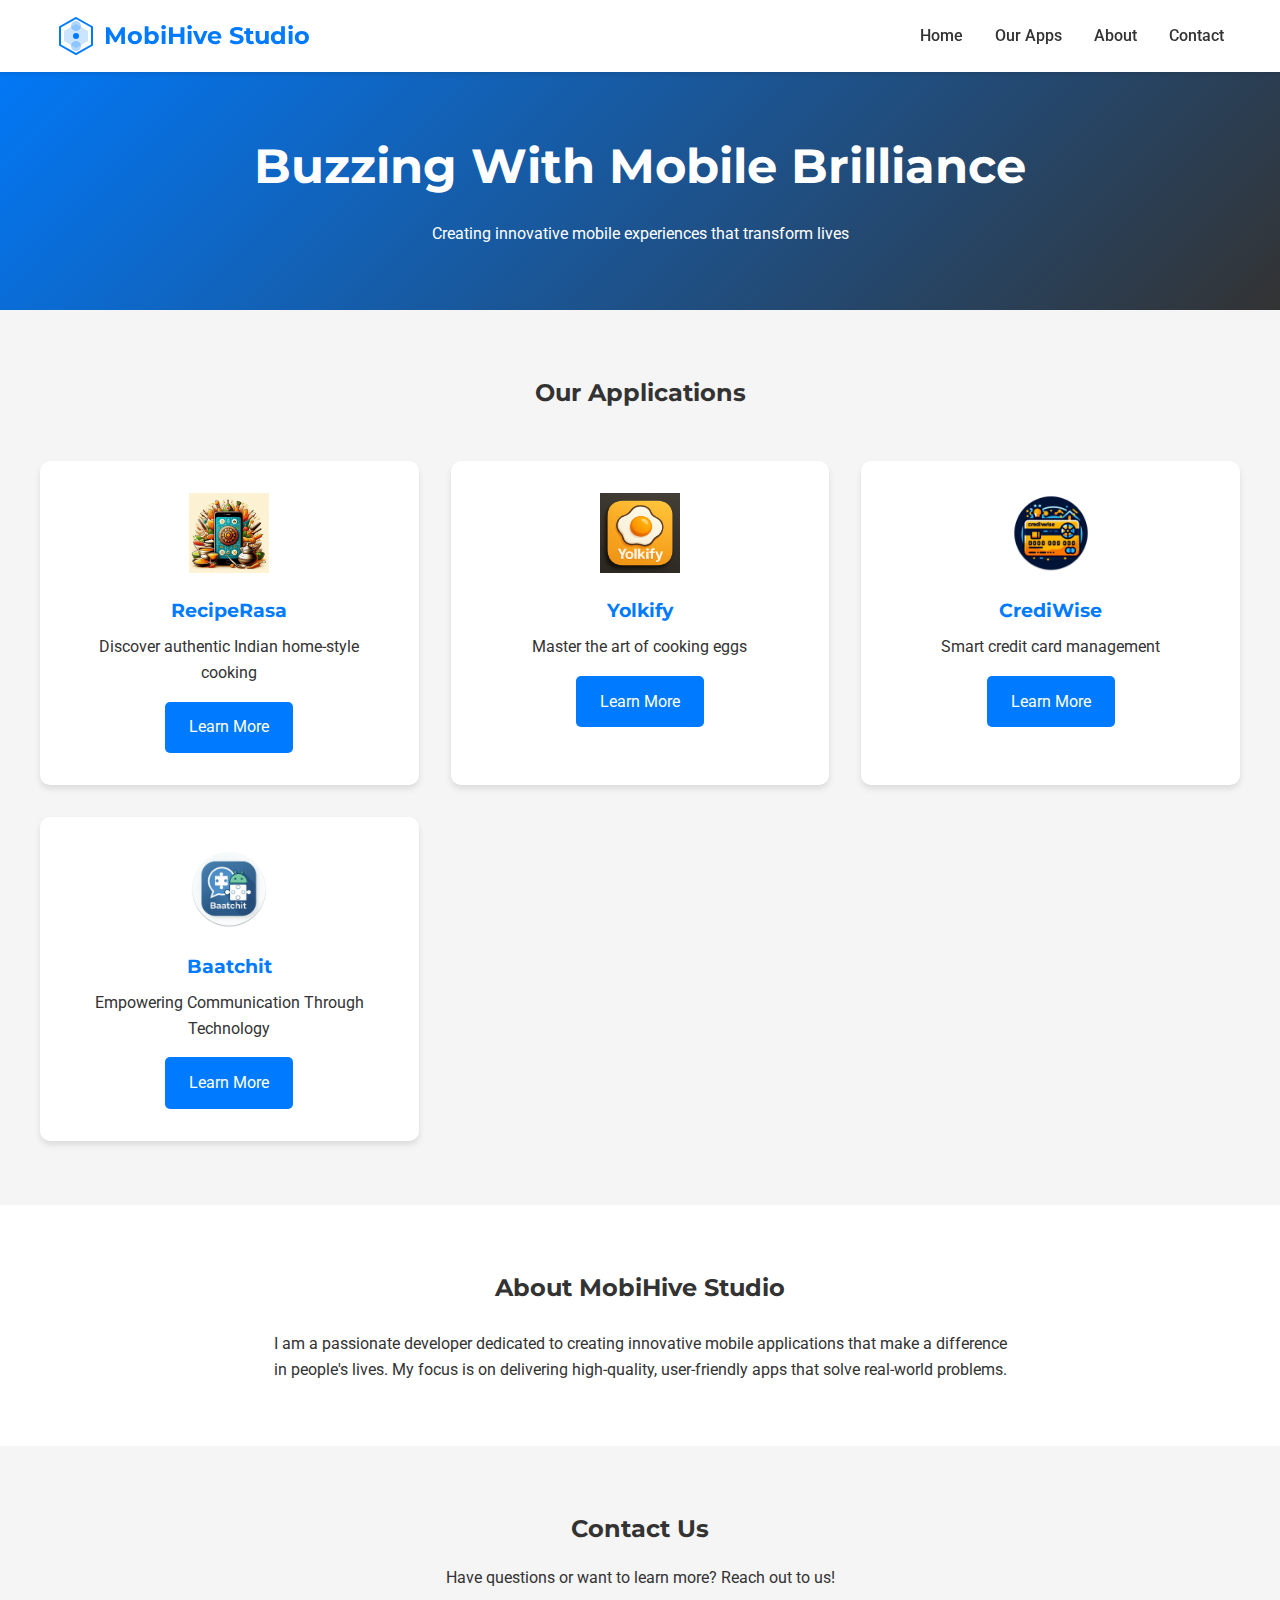
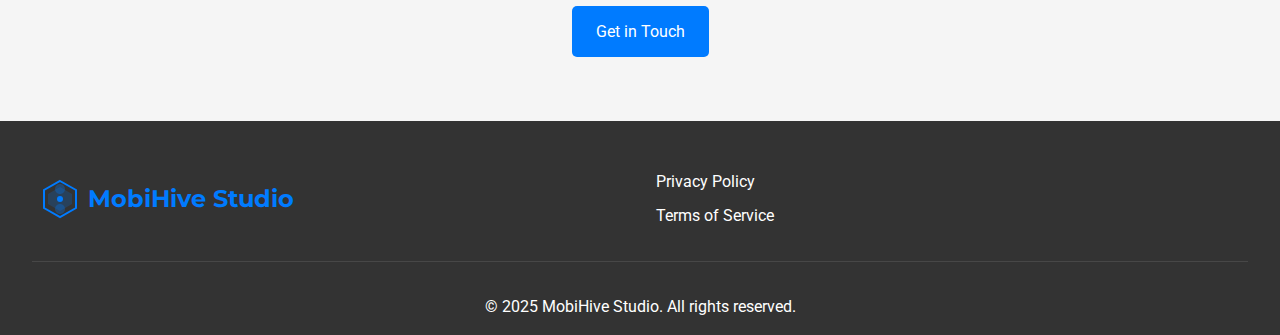
<file: index.html>
<!DOCTYPE html>
<html lang="en">
<head>
    <meta charset="UTF-8">
    <meta name="viewport" content="width=device-width, initial-scale=1.0">
    <title>MobiHive Studio - Buzzing With Mobile Brilliance</title>
    <link href="https://fonts.googleapis.com/css2?family=Montserrat:wght@400;600;700&family=Roboto:wght@300;400;500&display=swap" rel="stylesheet">
    <link rel="stylesheet" href="css/styles.css">
</head>
<body>
    <header class="header">
        <nav class="nav-container">
            <div class="logo">
                <img src="images/logo.svg" alt="MobiHive Studio Logo" class="logo-img">
                <span class="logo-text">MobiHive Studio</span>
            </div>
            <ul class="nav-links">
                <li><a href="#home">Home</a></li>
                <li><a href="#apps">Our Apps</a></li>
                <li><a href="#about">About</a></li>
                <li><a href="#contact">Contact</a></li>
            </ul>
        </nav>
    </header>

    <main>
        <section id="hero" class="hero">
            <div class="hero-content">
                <h1>Buzzing With Mobile Brilliance</h1>
                <p>Creating innovative mobile experiences that transform lives</p>
            </div>
        </section>

        <section id="apps" class="apps">
            <h2>Our Applications</h2>
            <div class="app-grid">
                <div class="app-card">
                    <img src="images/reciperasa-icon.png" alt="RecipeRasa Icon" class="app-icon">
                    <h3>RecipeRasa</h3>
                    <p>Discover authentic Indian home-style cooking</p>
                    <a href="reciperasa.html" class="btn">Learn More</a>
                </div>
                <div class="app-card">
                    <img src="images/yolkify-icon.png" alt="Yolkify Icon" class="app-icon">
                    <h3>Yolkify</h3>
                    <p>Master the art of cooking eggs</p>
                    <a href="yolkify.html" class="btn">Learn More</a>
                </div>
                <div class="app-card">
                    <img src="images/crediwise-icon.png" alt="CrediWise Icon" class="app-icon">
                    <h3>CrediWise</h3>
                    <p>Smart credit card management</p>
                    <a href="crediwise.html" class="btn">Learn More</a>
                </div>
                <div class="app-card">
                    <img src="images/baatchit-icon.png" alt="Baatchit Icon" class="app-icon">
                    <h3>Baatchit</h3>
                    <p>Empowering Communication Through Technology</p>
                    <a href="https://baatchitapp.github.io" class="btn">Learn More</a>
                </div>
            </div>
        </section>

        <section id="about" class="about">
            <h2>About MobiHive Studio</h2>
            <p>I am a passionate developer dedicated to creating innovative mobile applications that make a difference in people's lives. My focus is on delivering high-quality, user-friendly apps that solve real-world problems.</p>
        </section>

        <section id="contact" class="contact">
            <h2>Contact Us</h2>
            <p>Have questions or want to learn more? Reach out to us!</p>
            <a href="mailto:developer.mobihivestudio@gmail.com" class="btn">Get in Touch</a>
        </section>
    </main>

    <footer class="footer">
        <div class="footer-content">
            <div class="footer-logo">
                <img src="images/logo.svg" alt="MobiHive Studio Logo" class="logo-img">
                <span class="logo-text">MobiHive Studio</span>
            </div>
            <div class="footer-links">
                <a href="privacy.html">Privacy Policy</a>
                <a href="terms.html">Terms of Service</a>
            </div>
        </div>
        <div class="footer-bottom">
            <p>&copy; 2025 MobiHive Studio. All rights reserved.</p>
        </div>
    </footer>

    <script src="js/main.js"></script>
</body>
</html>
</file>
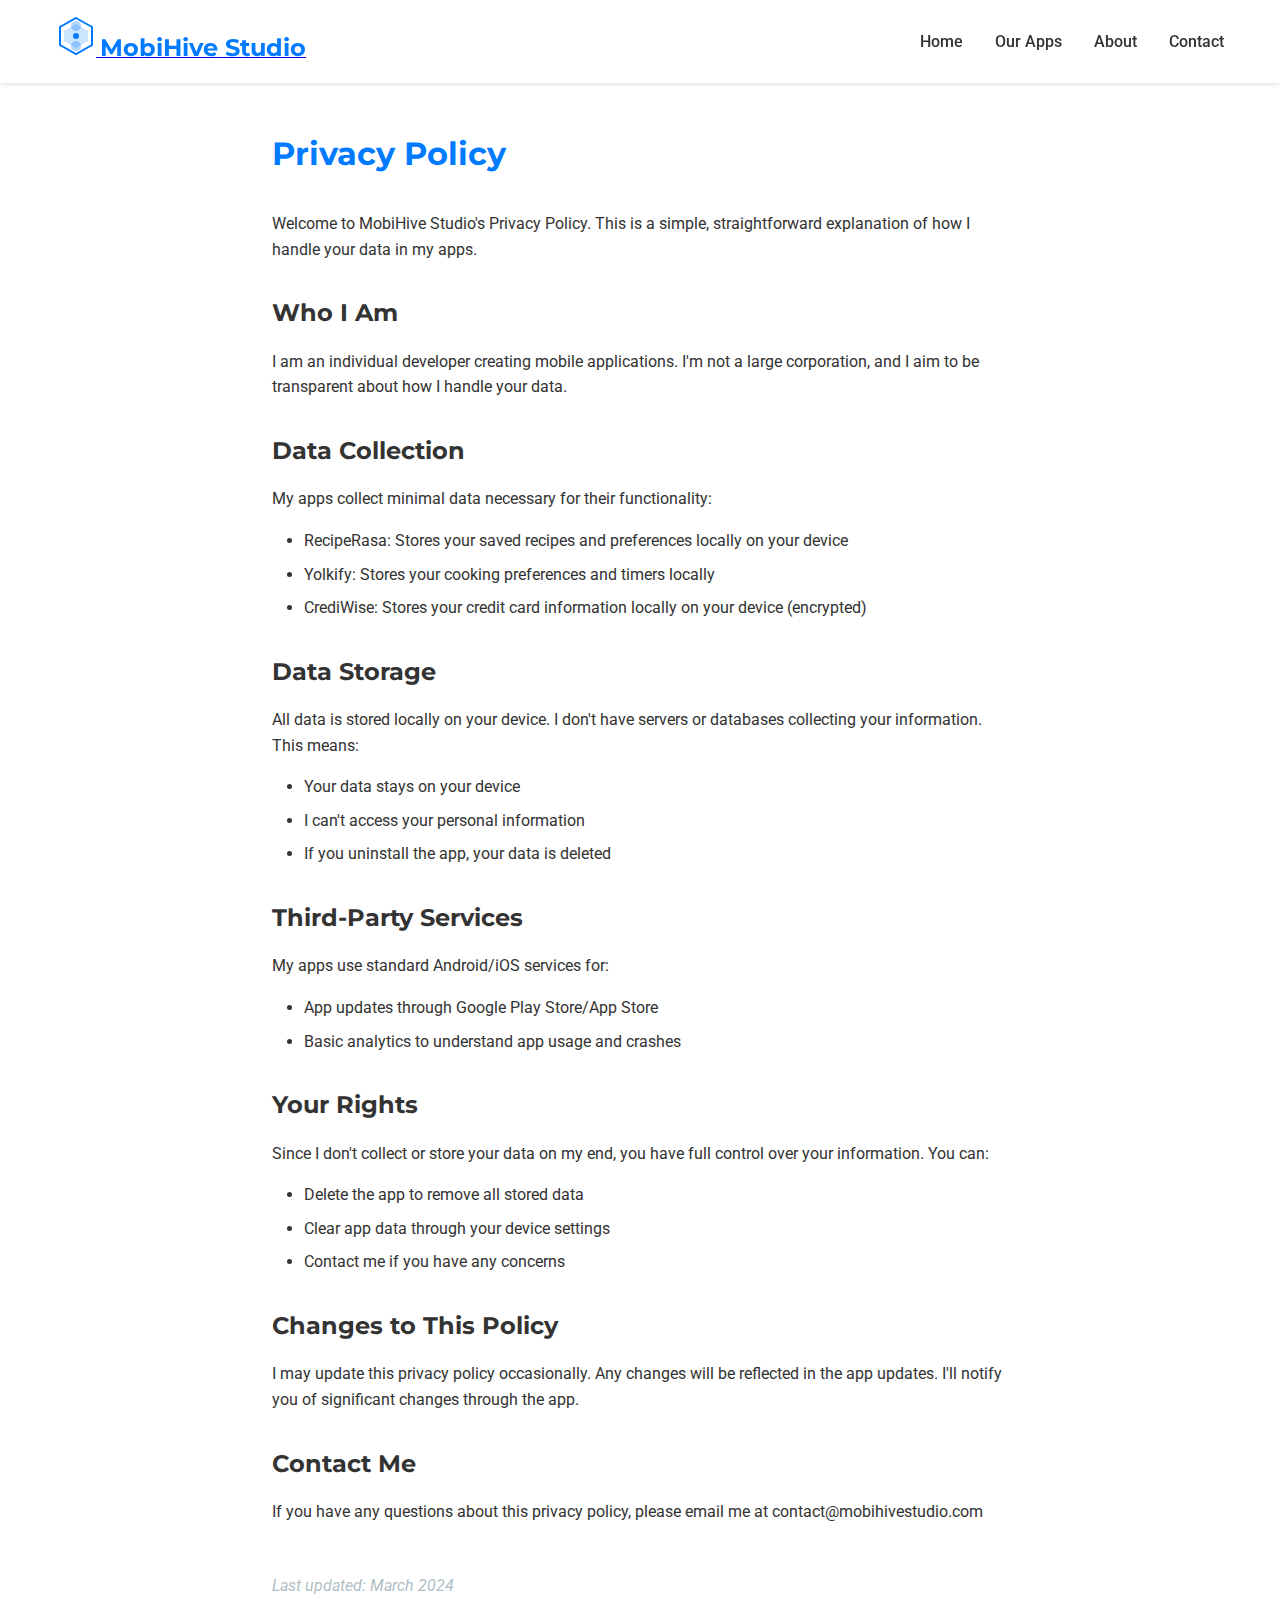
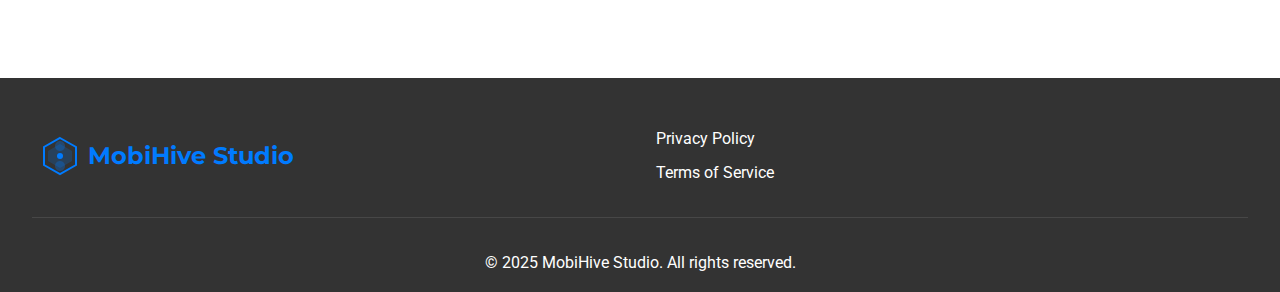
<file: privacy.html>
<!DOCTYPE html>
<html lang="en">
<head>
    <meta charset="UTF-8">
    <meta name="viewport" content="width=device-width, initial-scale=1.0">
    <title>Privacy Policy - MobiHive Studio</title>
    <link href="https://fonts.googleapis.com/css2?family=Montserrat:wght@400;600;700&family=Roboto:wght@300;400;500&display=swap" rel="stylesheet">
    <link rel="stylesheet" href="css/styles.css">
    <style>
        .privacy-content {
            max-width: 800px;
            margin: 0 auto;
            padding: 8rem 2rem 4rem;
        }

        .privacy-content h1 {
            font-family: var(--heading-font);
            color: var(--electric-blue);
            margin-bottom: 2rem;
        }

        .privacy-content h2 {
            font-family: var(--heading-font);
            color: var(--deep-charcoal);
            margin: 2rem 0 1rem;
        }

        .privacy-content p {
            margin-bottom: 1rem;
            line-height: 1.6;
        }

        .privacy-content ul {
            margin: 1rem 0;
            padding-left: 2rem;
        }

        .privacy-content li {
            margin-bottom: 0.5rem;
        }

        .last-updated {
            font-style: italic;
            color: var(--soft-silver);
            margin-top: 3rem;
        }
    </style>
</head>
<body>
    <header class="header">
        <nav class="nav-container">
            <div class="logo">
                <a href="index.html">
                    <img src="images/logo.svg" alt="MobiHive Studio Logo" class="logo-img">
                    <span class="logo-text">MobiHive Studio</span>
                </a>
            </div>
            <ul class="nav-links">
                <li><a href="index.html">Home</a></li>
                <li><a href="index.html#apps">Our Apps</a></li>
                <li><a href="index.html#about">About</a></li>
                <li><a href="index.html#contact">Contact</a></li>
            </ul>
        </nav>
    </header>

    <main class="privacy-content">
        <h1>Privacy Policy</h1>
        
        <p>Welcome to MobiHive Studio's Privacy Policy. This is a simple, straightforward explanation of how I handle your data in my apps.</p>

        <h2>Who I Am</h2>
        <p>I am an individual developer creating mobile applications. I'm not a large corporation, and I aim to be transparent about how I handle your data.</p>

        <h2>Data Collection</h2>
        <p>My apps collect minimal data necessary for their functionality:</p>
        <ul>
            <li>RecipeRasa: Stores your saved recipes and preferences locally on your device</li>
            <li>Yolkify: Stores your cooking preferences and timers locally</li>
            <li>CrediWise: Stores your credit card information locally on your device (encrypted)</li>
        </ul>

        <h2>Data Storage</h2>
        <p>All data is stored locally on your device. I don't have servers or databases collecting your information. This means:</p>
        <ul>
            <li>Your data stays on your device</li>
            <li>I can't access your personal information</li>
            <li>If you uninstall the app, your data is deleted</li>
        </ul>

        <h2>Third-Party Services</h2>
        <p>My apps use standard Android/iOS services for:</p>
        <ul>
            <li>App updates through Google Play Store/App Store</li>
            <li>Basic analytics to understand app usage and crashes</li>
        </ul>

        <h2>Your Rights</h2>
        <p>Since I don't collect or store your data on my end, you have full control over your information. You can:</p>
        <ul>
            <li>Delete the app to remove all stored data</li>
            <li>Clear app data through your device settings</li>
            <li>Contact me if you have any concerns</li>
        </ul>

        <h2>Changes to This Policy</h2>
        <p>I may update this privacy policy occasionally. Any changes will be reflected in the app updates. I'll notify you of significant changes through the app.</p>

        <h2>Contact Me</h2>
        <p>If you have any questions about this privacy policy, please email me at contact@mobihivestudio.com</p>

        <p class="last-updated">Last updated: March 2024</p>
    </main>

    <footer class="footer">
        <div class="footer-content">
            <div class="footer-logo">
                <img src="images/logo.svg" alt="MobiHive Studio Logo" class="logo-img">
                <span class="logo-text">MobiHive Studio</span>
            </div>
            <div class="footer-links">
                <a href="privacy.html">Privacy Policy</a>
                <a href="#terms">Terms of Service</a>
            </div>
        </div>
        <div class="footer-bottom">
            <p>&copy; 2025 MobiHive Studio. All rights reserved.</p>
        </div>
    </footer>
</body>
</html>
</file>
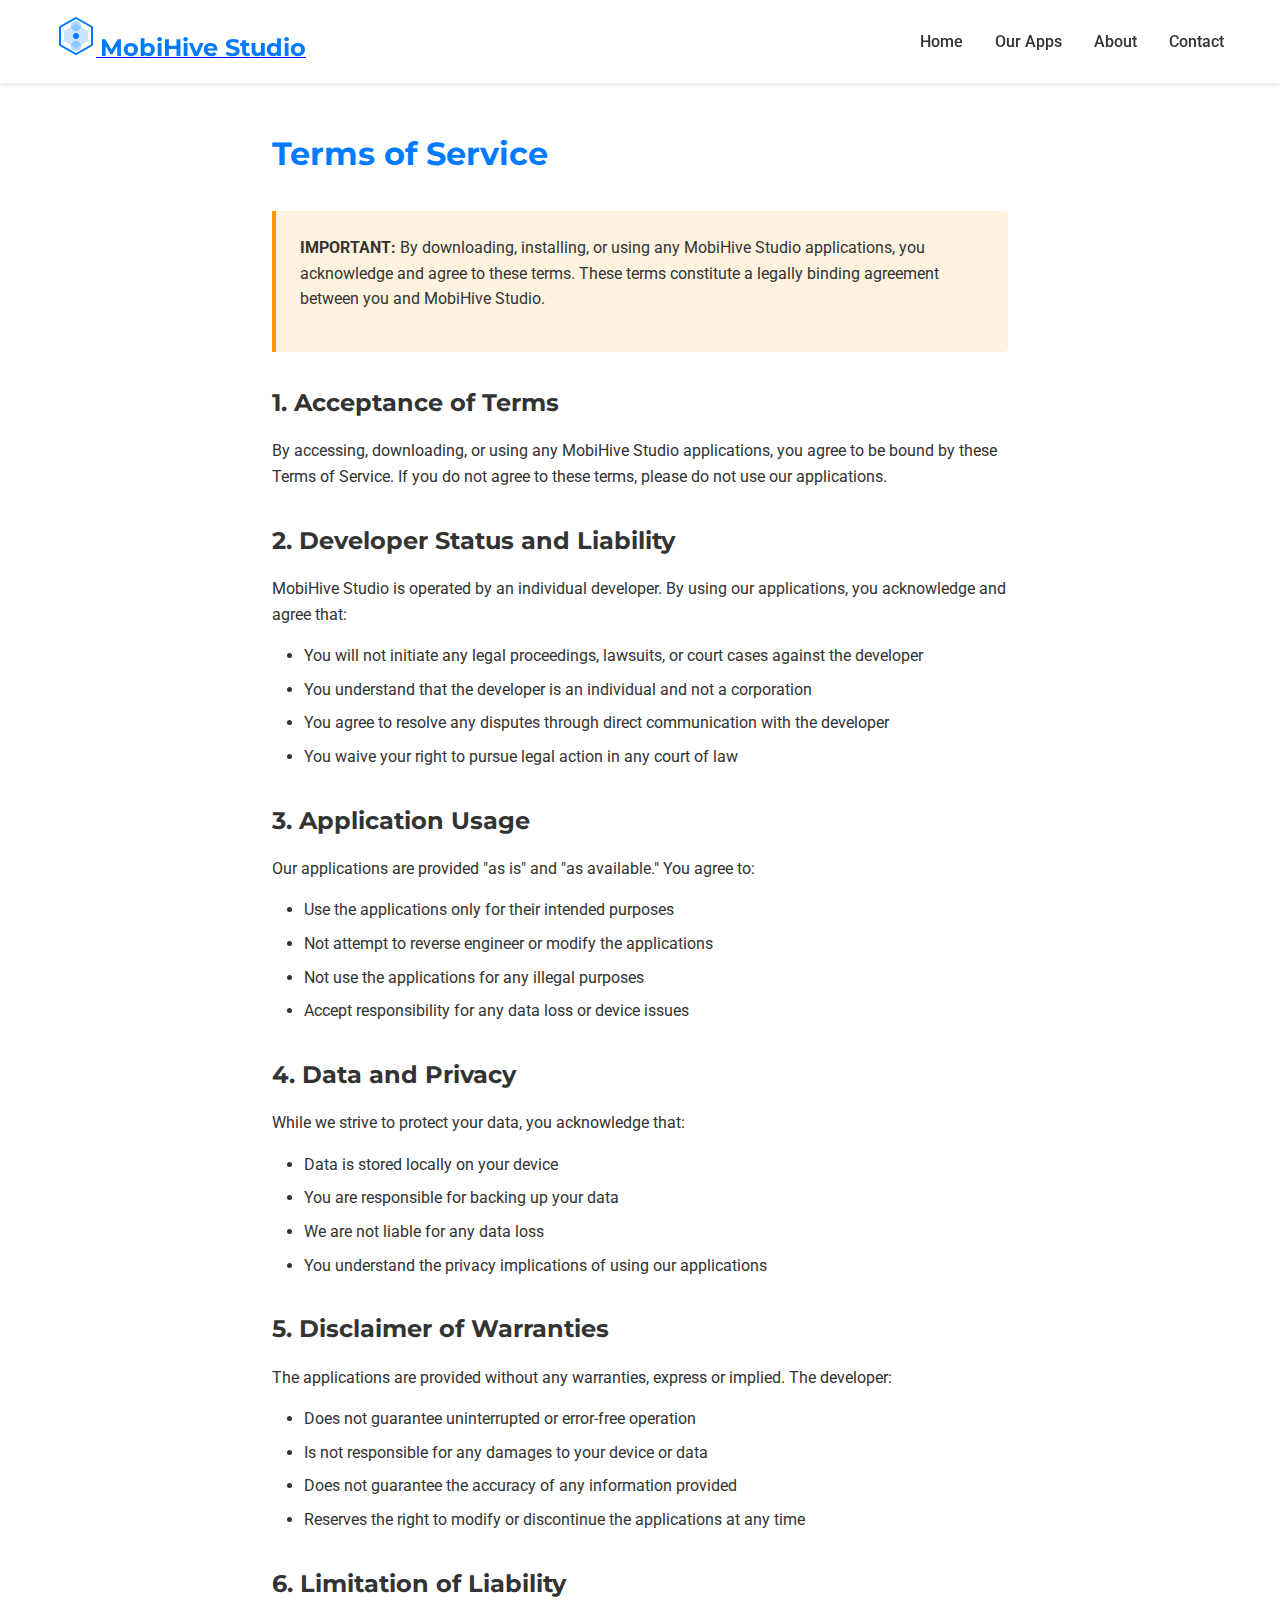
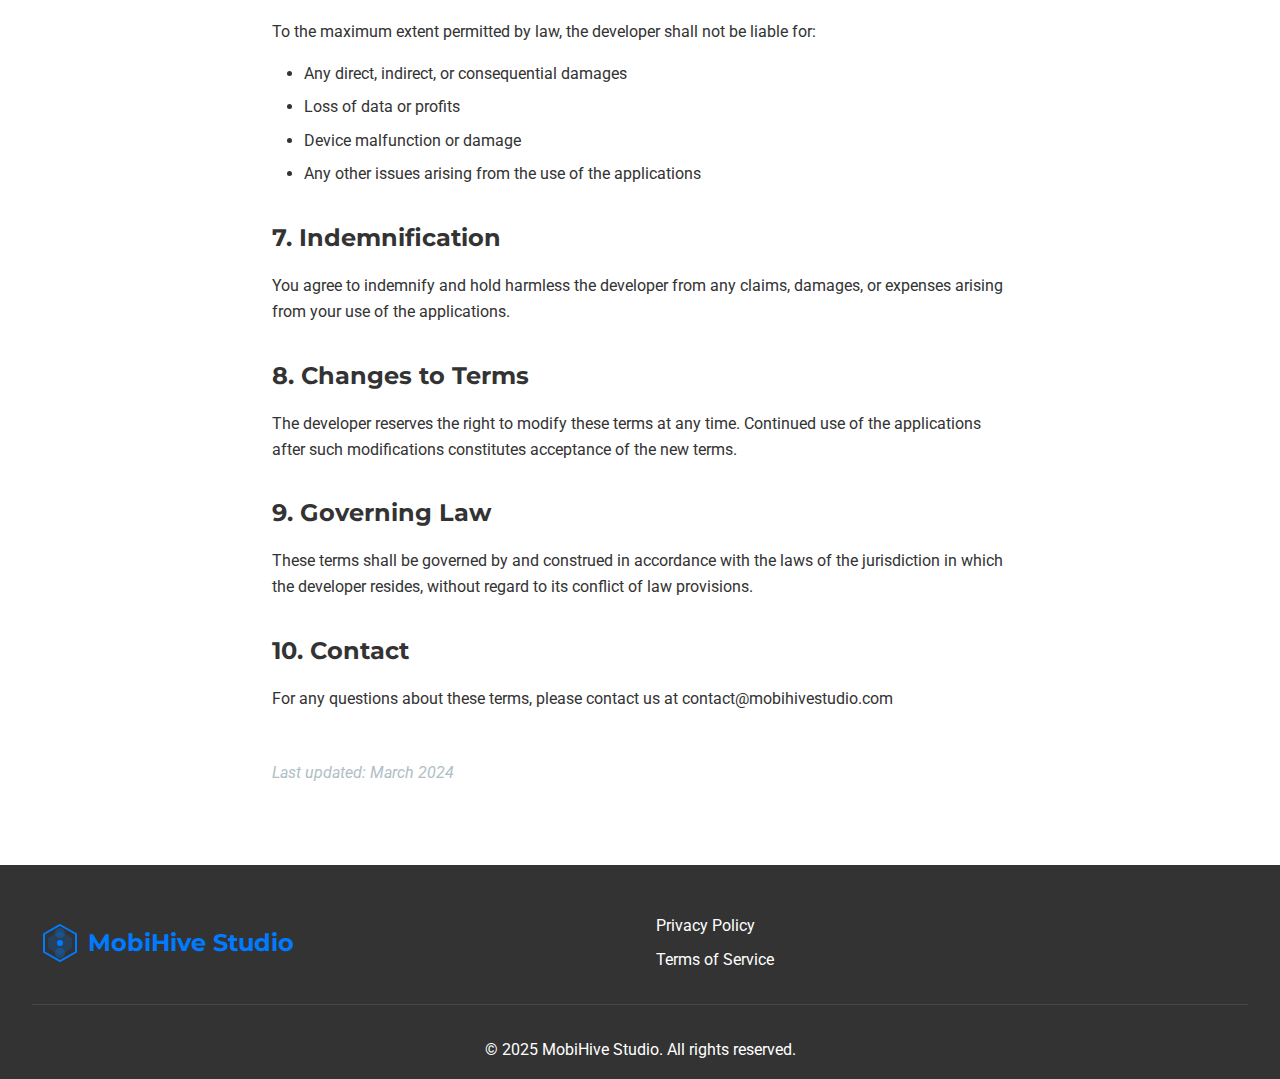
<file: terms.html>
<!DOCTYPE html>
<html lang="en">
<head>
    <meta charset="UTF-8">
    <meta name="viewport" content="width=device-width, initial-scale=1.0">
    <title>Terms of Service - MobiHive Studio</title>
    <link href="https://fonts.googleapis.com/css2?family=Montserrat:wght@400;600;700&family=Roboto:wght@300;400;500&display=swap" rel="stylesheet">
    <link rel="stylesheet" href="css/styles.css">
    <style>
        .terms-content {
            max-width: 800px;
            margin: 0 auto;
            padding: 8rem 2rem 4rem;
        }

        .terms-content h1 {
            font-family: var(--heading-font);
            color: var(--electric-blue);
            margin-bottom: 2rem;
        }

        .terms-content h2 {
            font-family: var(--heading-font);
            color: var(--deep-charcoal);
            margin: 2rem 0 1rem;
        }

        .terms-content p {
            margin-bottom: 1rem;
            line-height: 1.6;
        }

        .terms-content ul {
            margin: 1rem 0;
            padding-left: 2rem;
        }

        .terms-content li {
            margin-bottom: 0.5rem;
        }

        .important-notice {
            background: #FFF3E0;
            border-left: 4px solid #FF9800;
            padding: 1.5rem;
            margin: 2rem 0;
            border-radius: 0 4px 4px 0;
        }

        .last-updated {
            font-style: italic;
            color: var(--soft-silver);
            margin-top: 3rem;
        }
    </style>
</head>
<body>
    <header class="header">
        <nav class="nav-container">
            <div class="logo">
                <a href="index.html">
                    <img src="images/logo.svg" alt="MobiHive Studio Logo" class="logo-img">
                    <span class="logo-text">MobiHive Studio</span>
                </a>
            </div>
            <ul class="nav-links">
                <li><a href="index.html">Home</a></li>
                <li><a href="index.html#apps">Our Apps</a></li>
                <li><a href="index.html#about">About</a></li>
                <li><a href="index.html#contact">Contact</a></li>
            </ul>
        </nav>
    </header>

    <main class="terms-content">
        <h1>Terms of Service</h1>
        
        <div class="important-notice">
            <p><strong>IMPORTANT:</strong> By downloading, installing, or using any MobiHive Studio applications, you acknowledge and agree to these terms. These terms constitute a legally binding agreement between you and MobiHive Studio.</p>
        </div>

        <h2>1. Acceptance of Terms</h2>
        <p>By accessing, downloading, or using any MobiHive Studio applications, you agree to be bound by these Terms of Service. If you do not agree to these terms, please do not use our applications.</p>

        <h2>2. Developer Status and Liability</h2>
        <p>MobiHive Studio is operated by an individual developer. By using our applications, you acknowledge and agree that:</p>
        <ul>
            <li>You will not initiate any legal proceedings, lawsuits, or court cases against the developer</li>
            <li>You understand that the developer is an individual and not a corporation</li>
            <li>You agree to resolve any disputes through direct communication with the developer</li>
            <li>You waive your right to pursue legal action in any court of law</li>
        </ul>

        <h2>3. Application Usage</h2>
        <p>Our applications are provided "as is" and "as available." You agree to:</p>
        <ul>
            <li>Use the applications only for their intended purposes</li>
            <li>Not attempt to reverse engineer or modify the applications</li>
            <li>Not use the applications for any illegal purposes</li>
            <li>Accept responsibility for any data loss or device issues</li>
        </ul>

        <h2>4. Data and Privacy</h2>
        <p>While we strive to protect your data, you acknowledge that:</p>
        <ul>
            <li>Data is stored locally on your device</li>
            <li>You are responsible for backing up your data</li>
            <li>We are not liable for any data loss</li>
            <li>You understand the privacy implications of using our applications</li>
        </ul>

        <h2>5. Disclaimer of Warranties</h2>
        <p>The applications are provided without any warranties, express or implied. The developer:</p>
        <ul>
            <li>Does not guarantee uninterrupted or error-free operation</li>
            <li>Is not responsible for any damages to your device or data</li>
            <li>Does not guarantee the accuracy of any information provided</li>
            <li>Reserves the right to modify or discontinue the applications at any time</li>
        </ul>

        <h2>6. Limitation of Liability</h2>
        <p>To the maximum extent permitted by law, the developer shall not be liable for:</p>
        <ul>
            <li>Any direct, indirect, or consequential damages</li>
            <li>Loss of data or profits</li>
            <li>Device malfunction or damage</li>
            <li>Any other issues arising from the use of the applications</li>
        </ul>

        <h2>7. Indemnification</h2>
        <p>You agree to indemnify and hold harmless the developer from any claims, damages, or expenses arising from your use of the applications.</p>

        <h2>8. Changes to Terms</h2>
        <p>The developer reserves the right to modify these terms at any time. Continued use of the applications after such modifications constitutes acceptance of the new terms.</p>

        <h2>9. Governing Law</h2>
        <p>These terms shall be governed by and construed in accordance with the laws of the jurisdiction in which the developer resides, without regard to its conflict of law provisions.</p>

        <h2>10. Contact</h2>
        <p>For any questions about these terms, please contact us at contact@mobihivestudio.com</p>

        <p class="last-updated">Last updated: March 2024</p>
    </main>

    <footer class="footer">
        <div class="footer-content">
            <div class="footer-logo">
                <img src="images/logo.svg" alt="MobiHive Studio Logo" class="logo-img">
                <span class="logo-text">MobiHive Studio</span>
            </div>
            <div class="footer-links">
                <a href="privacy.html">Privacy Policy</a>
                <a href="terms.html">Terms of Service</a>
            </div>
        </div>
        <div class="footer-bottom">
            <p>&copy; 2025 MobiHive Studio. All rights reserved.</p>
        </div>
    </footer>
</body>
</html>
</file>
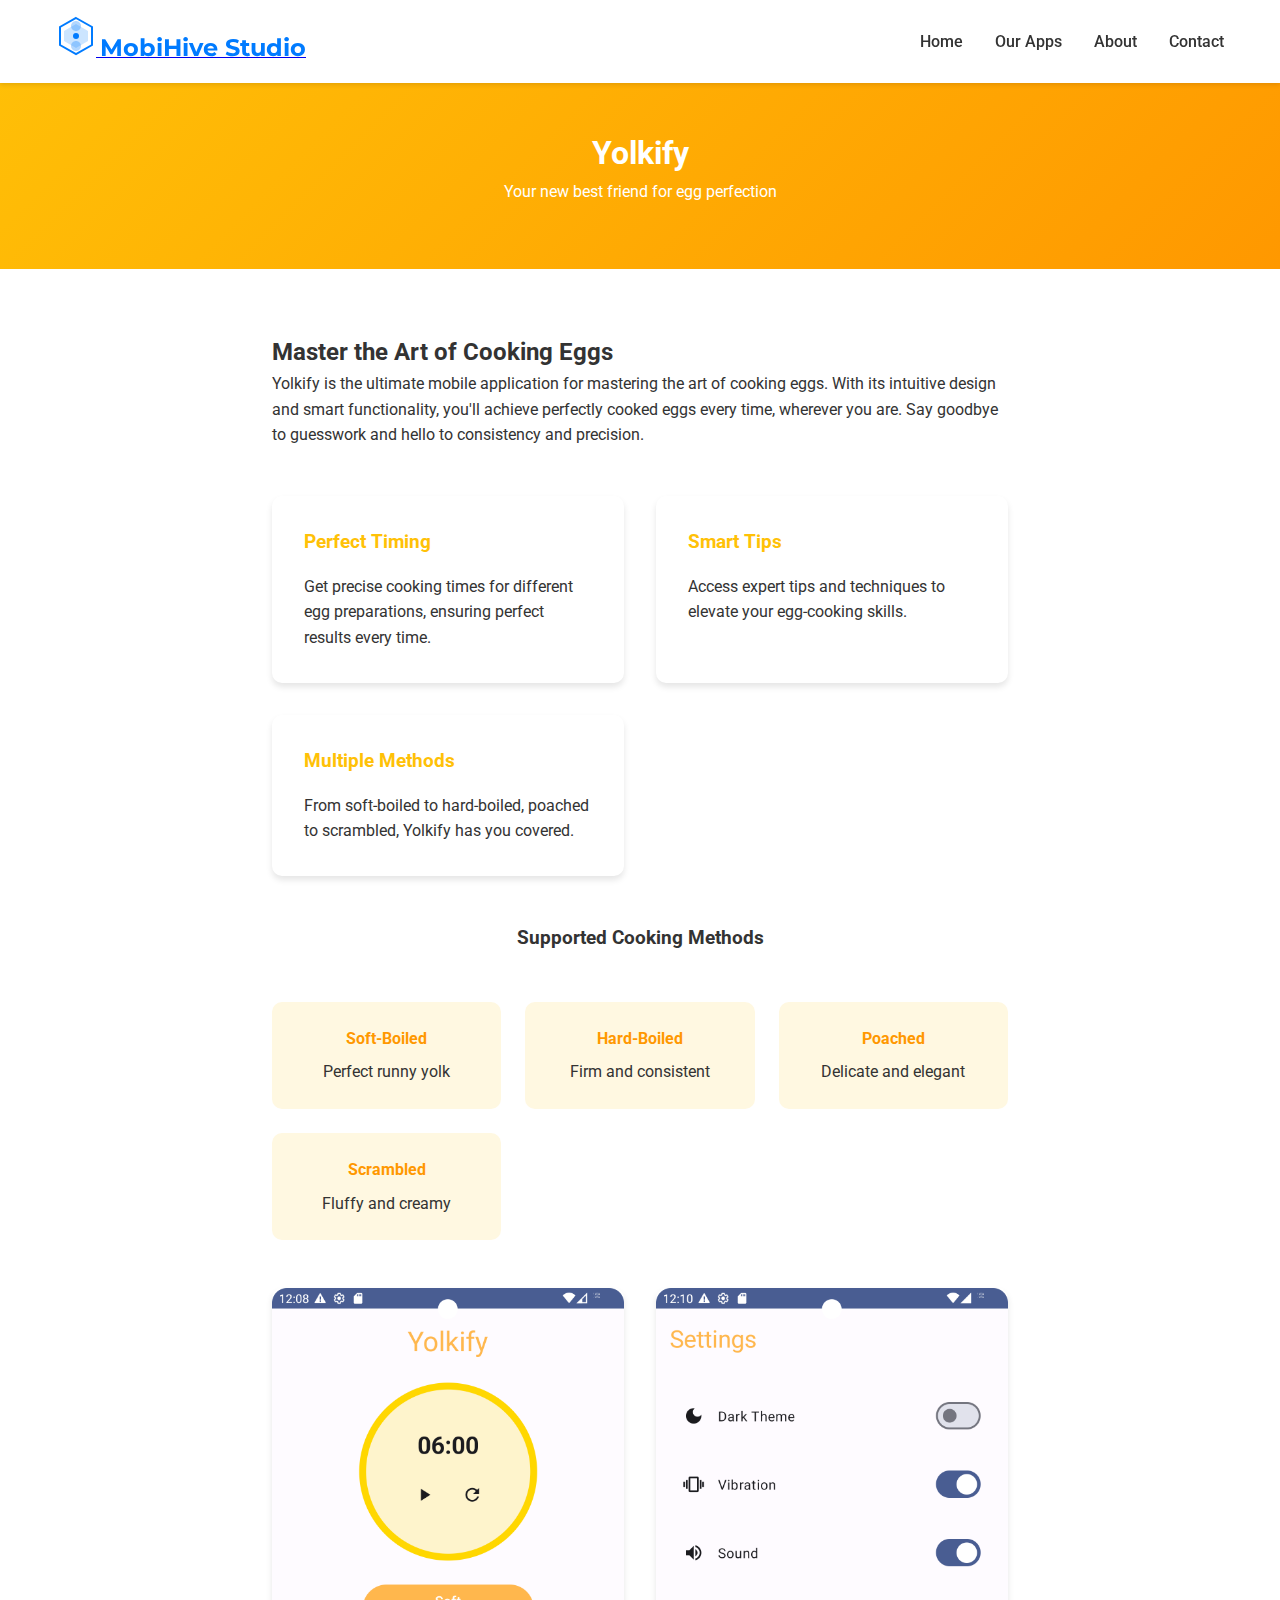
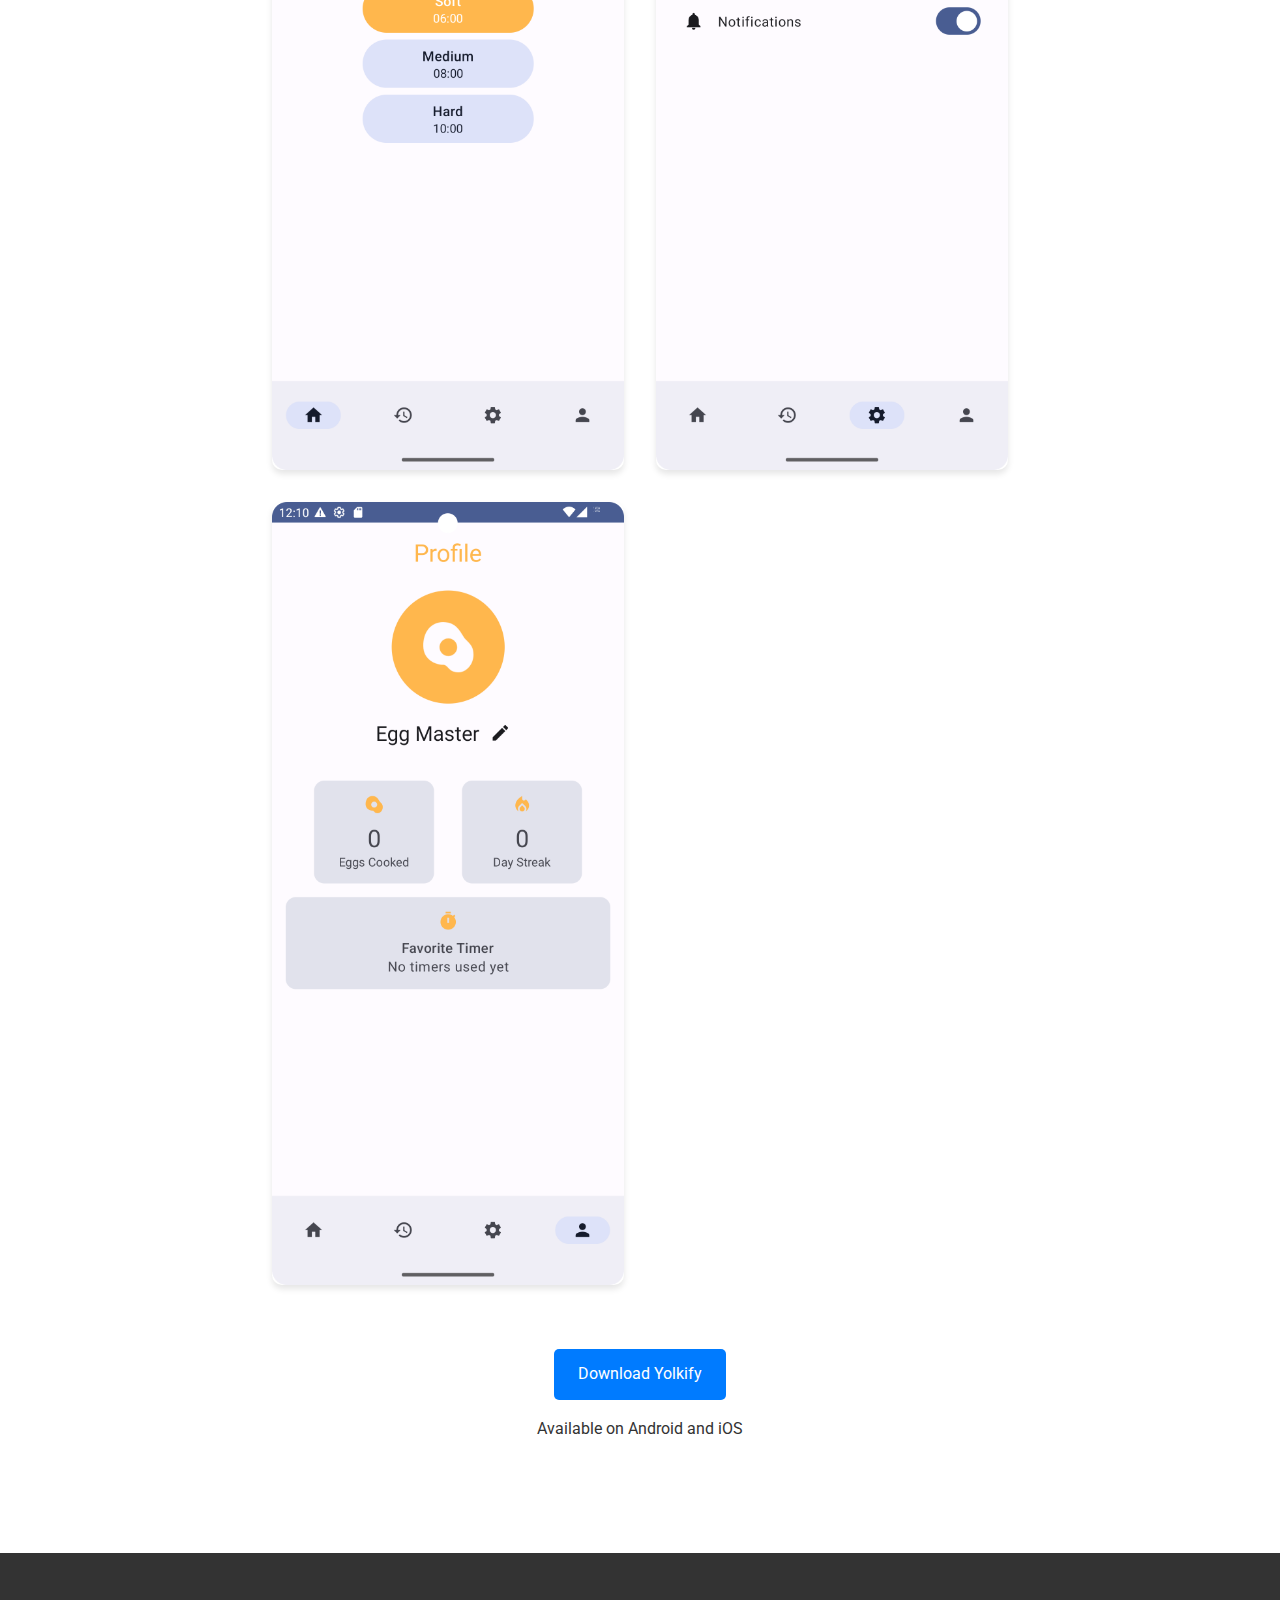
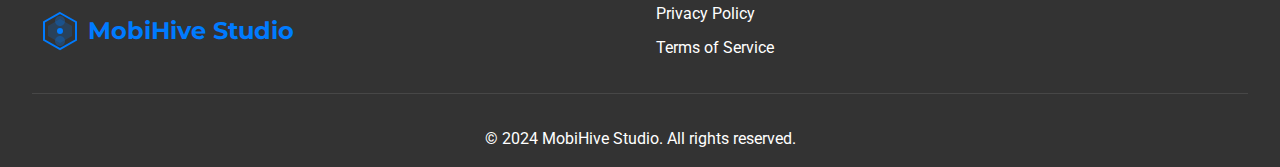
<file: yolkify.html>
<!DOCTYPE html>
<html lang="en">
<head>
    <meta charset="UTF-8">
    <meta name="viewport" content="width=device-width, initial-scale=1.0">
    <title>Yolkify - Master the Art of Cooking Eggs</title>
    <link href="https://fonts.googleapis.com/css2?family=Montserrat:wght@400;600;700&family=Roboto:wght@300;400;500&display=swap" rel="stylesheet">
    <link rel="stylesheet" href="css/styles.css">
    <style>
        .app-hero {
            background: linear-gradient(135deg, #FFC107, #FF9800);
            color: white;
            padding: 8rem 2rem 4rem;
            text-align: center;
        }
        
        .app-content {
            max-width: 800px;
            margin: 0 auto;
            padding: 4rem 2rem;
        }
        
        .app-features {
            display: grid;
            grid-template-columns: repeat(auto-fit, minmax(250px, 1fr));
            gap: 2rem;
            margin: 3rem 0;
        }
        
        .feature-card {
            background: white;
            padding: 2rem;
            border-radius: 10px;
            box-shadow: 0 4px 6px rgba(0,0,0,0.1);
        }
        
        .feature-card h3 {
            color: #FFC107;
            margin-bottom: 1rem;
        }
        
        .app-screenshots {
            display: grid;
            grid-template-columns: repeat(auto-fit, minmax(300px, 1fr));
            gap: 2rem;
            margin: 3rem 0;
        }
        
        .screenshot {
            border-radius: 10px;
            overflow: hidden;
            box-shadow: 0 4px 6px rgba(0,0,0,0.1);
        }
        
        .screenshot img {
            width: 100%;
            height: auto;
            display: block;
        }
        
        .cooking-methods {
            display: grid;
            grid-template-columns: repeat(auto-fit, minmax(200px, 1fr));
            gap: 1.5rem;
            margin: 3rem 0;
        }
        
        .method-card {
            background: #FFF8E1;
            padding: 1.5rem;
            border-radius: 10px;
            text-align: center;
        }
        
        .method-card h4 {
            color: #FF9800;
            margin-bottom: 0.5rem;
        }
    </style>
</head>
<body>
    <header class="header">
        <nav class="nav-container">
            <div class="logo">
                <a href="index.html">
                    <img src="images/logo.svg" alt="MobiHive Studio Logo" class="logo-img">
                    <span class="logo-text">MobiHive Studio</span>
                </a>
            </div>
            <ul class="nav-links">
                <li><a href="index.html">Home</a></li>
                <li><a href="index.html#apps">Our Apps</a></li>
                <li><a href="index.html#about">About</a></li>
                <li><a href="index.html#contact">Contact</a></li>
            </ul>
        </nav>
    </header>

    <main>
        <section class="app-hero">
            <div class="hero-content">
                <h1>Yolkify</h1>
                <p>Your new best friend for egg perfection</p>
            </div>
        </section>

        <section class="app-content">
            <h2>Master the Art of Cooking Eggs</h2>
            <p>Yolkify is the ultimate mobile application for mastering the art of cooking eggs. With its intuitive design and smart functionality, you'll achieve perfectly cooked eggs every time, wherever you are. Say goodbye to guesswork and hello to consistency and precision.</p>

            <div class="app-features">
                <div class="feature-card">
                    <h3>Perfect Timing</h3>
                    <p>Get precise cooking times for different egg preparations, ensuring perfect results every time.</p>
                </div>
                <div class="feature-card">
                    <h3>Smart Tips</h3>
                    <p>Access expert tips and techniques to elevate your egg-cooking skills.</p>
                </div>
                <div class="feature-card">
                    <h3>Multiple Methods</h3>
                    <p>From soft-boiled to hard-boiled, poached to scrambled, Yolkify has you covered.</p>
                </div>
            </div>

            <h3 style="text-align: center; margin: 2rem 0;">Supported Cooking Methods</h3>
            <div class="cooking-methods">
                <div class="method-card">
                    <h4>Soft-Boiled</h4>
                    <p>Perfect runny yolk</p>
                </div>
                <div class="method-card">
                    <h4>Hard-Boiled</h4>
                    <p>Firm and consistent</p>
                </div>
                <div class="method-card">
                    <h4>Poached</h4>
                    <p>Delicate and elegant</p>
                </div>
                <div class="method-card">
                    <h4>Scrambled</h4>
                    <p>Fluffy and creamy</p>
                </div>
            </div>

            <div class="app-screenshots">
                <div class="screenshot">
                    <img src="images/yolkify-screenshot1.png" alt="Yolkify App Screenshot 1">
                </div>
                <div class="screenshot">
                    <img src="images/yolkify-screenshot2.png" alt="Yolkify App Screenshot 2">
                </div>
                <div class="screenshot">
                    <img src="images/yolkify-screenshot3.png" alt="Yolkify App Screenshot 3">
                </div>
            </div>

            <div style="text-align: center; margin: 3rem 0;">
                <a href="#" class="btn">Download Yolkify</a>
                <p style="margin-top: 1rem;">Available on Android and iOS</p>
            </div>
        </section>
    </main>

    <footer class="footer">
        <div class="footer-content">
            <div class="footer-logo">
                <img src="images/logo.svg" alt="MobiHive Studio Logo" class="logo-img">
                <span class="logo-text">MobiHive Studio</span>
            </div>
            <div class="footer-links">
                <a href="#privacy">Privacy Policy</a>
                <a href="#terms">Terms of Service</a>
            </div>
        </div>
        <div class="footer-bottom">
            <p>&copy; 2024 MobiHive Studio. All rights reserved.</p>
        </div>
    </footer>
</body>
</html>
</file>
<file: css/styles.css>
:root {
    /* Brand Colors */
    --electric-blue: #007BFF;
    --deep-charcoal: #333333;
    --bright-orange: #FF5722;
    --soft-silver: #B0BEC5;
    
    /* Typography */
    --heading-font: 'Montserrat', sans-serif;
    --body-font: 'Roboto', sans-serif;
}

* {
    margin: 0;
    padding: 0;
    box-sizing: border-box;
}

body {
    font-family: var(--body-font);
    line-height: 1.6;
    color: var(--deep-charcoal);
}

/* Header & Navigation */
.header {
    background-color: white;
    box-shadow: 0 2px 4px rgba(0,0,0,0.1);
    position: fixed;
    width: 100%;
    top: 0;
    z-index: 1000;
}

.nav-container {
    max-width: 1200px;
    margin: 0 auto;
    padding: 1rem;
    display: flex;
    justify-content: space-between;
    align-items: center;
}

.logo {
    display: flex;
    align-items: center;
    gap: 0.5rem;
}

.logo-img {
    height: 40px;
    width: auto;
}

.logo-text {
    font-family: var(--heading-font);
    font-weight: 700;
    font-size: 1.5rem;
    color: var(--electric-blue);
}

.nav-links {
    display: flex;
    gap: 2rem;
    list-style: none;
}

.nav-links a {
    text-decoration: none;
    color: var(--deep-charcoal);
    font-weight: 500;
    transition: color 0.3s ease;
}

.nav-links a:hover {
    color: var(--electric-blue);
}

/* Hero Section */
.hero {
    background: linear-gradient(135deg, var(--electric-blue), var(--deep-charcoal));
    color: white;
    padding: 8rem 2rem 4rem;
    text-align: center;
}

.hero-content {
    max-width: 800px;
    margin: 0 auto;
}

.hero h1 {
    font-family: var(--heading-font);
    font-size: 3rem;
    margin-bottom: 1rem;
}

/* Apps Section */
.apps {
    padding: 4rem 2rem;
    background-color: #f5f5f5;
}

.apps h2 {
    text-align: center;
    margin-bottom: 3rem;
    font-family: var(--heading-font);
}

.app-grid {
    display: grid;
    grid-template-columns: repeat(auto-fit, minmax(300px, 1fr));
    gap: 2rem;
    max-width: 1200px;
    margin: 0 auto;
}

.app-card {
    background: white;
    border-radius: 10px;
    padding: 2rem;
    text-align: center;
    box-shadow: 0 4px 6px rgba(0,0,0,0.1);
    transition: transform 0.3s ease;
}

.app-card:hover {
    transform: translateY(-5px);
}

.app-icon {
    width: 80px;
    height: 80px;
    margin-bottom: 1rem;
}

.app-card h3 {
    font-family: var(--heading-font);
    margin-bottom: 0.5rem;
    color: var(--electric-blue);
}

/* Buttons */
.btn {
    display: inline-block;
    padding: 0.8rem 1.5rem;
    background-color: var(--electric-blue);
    color: white;
    text-decoration: none;
    border-radius: 5px;
    transition: background-color 0.3s ease;
    margin-top: 1rem;
}

.btn:hover {
    background-color: var(--bright-orange);
}

/* About Section */
.about {
    padding: 4rem 2rem;
    max-width: 800px;
    margin: 0 auto;
    text-align: center;
}

.about h2 {
    font-family: var(--heading-font);
    margin-bottom: 1.5rem;
}

/* Contact Section */
.contact {
    padding: 4rem 2rem;
    background-color: #f5f5f5;
    text-align: center;
}

.contact h2 {
    font-family: var(--heading-font);
    margin-bottom: 1rem;
}

/* Footer */
.footer {
    background-color: var(--deep-charcoal);
    color: white;
    padding: 3rem 2rem 1rem;
}

.footer-content {
    max-width: 1200px;
    margin: 0 auto;
    display: grid;
    grid-template-columns: repeat(auto-fit, minmax(250px, 1fr));
    gap: 2rem;
}

.footer-logo {
    display: flex;
    align-items: center;
    gap: 0.5rem;
}

.footer-links, .footer-social {
    display: flex;
    flex-direction: column;
    gap: 0.5rem;
}

.footer-links a, .footer-social a {
    color: white;
    text-decoration: none;
    transition: color 0.3s ease;
}

.footer-links a:hover, .footer-social a:hover {
    color: var(--bright-orange);
}

.footer-bottom {
    text-align: center;
    margin-top: 2rem;
    padding-top: 2rem;
    border-top: 1px solid rgba(255,255,255,0.1);
}

/* Responsive Design */
@media (max-width: 768px) {
    .nav-links {
        display: none;
    }
    
    .hero h1 {
        font-size: 2rem;
    }
    
    .app-grid {
        grid-template-columns: 1fr;
    }
}
</file>
